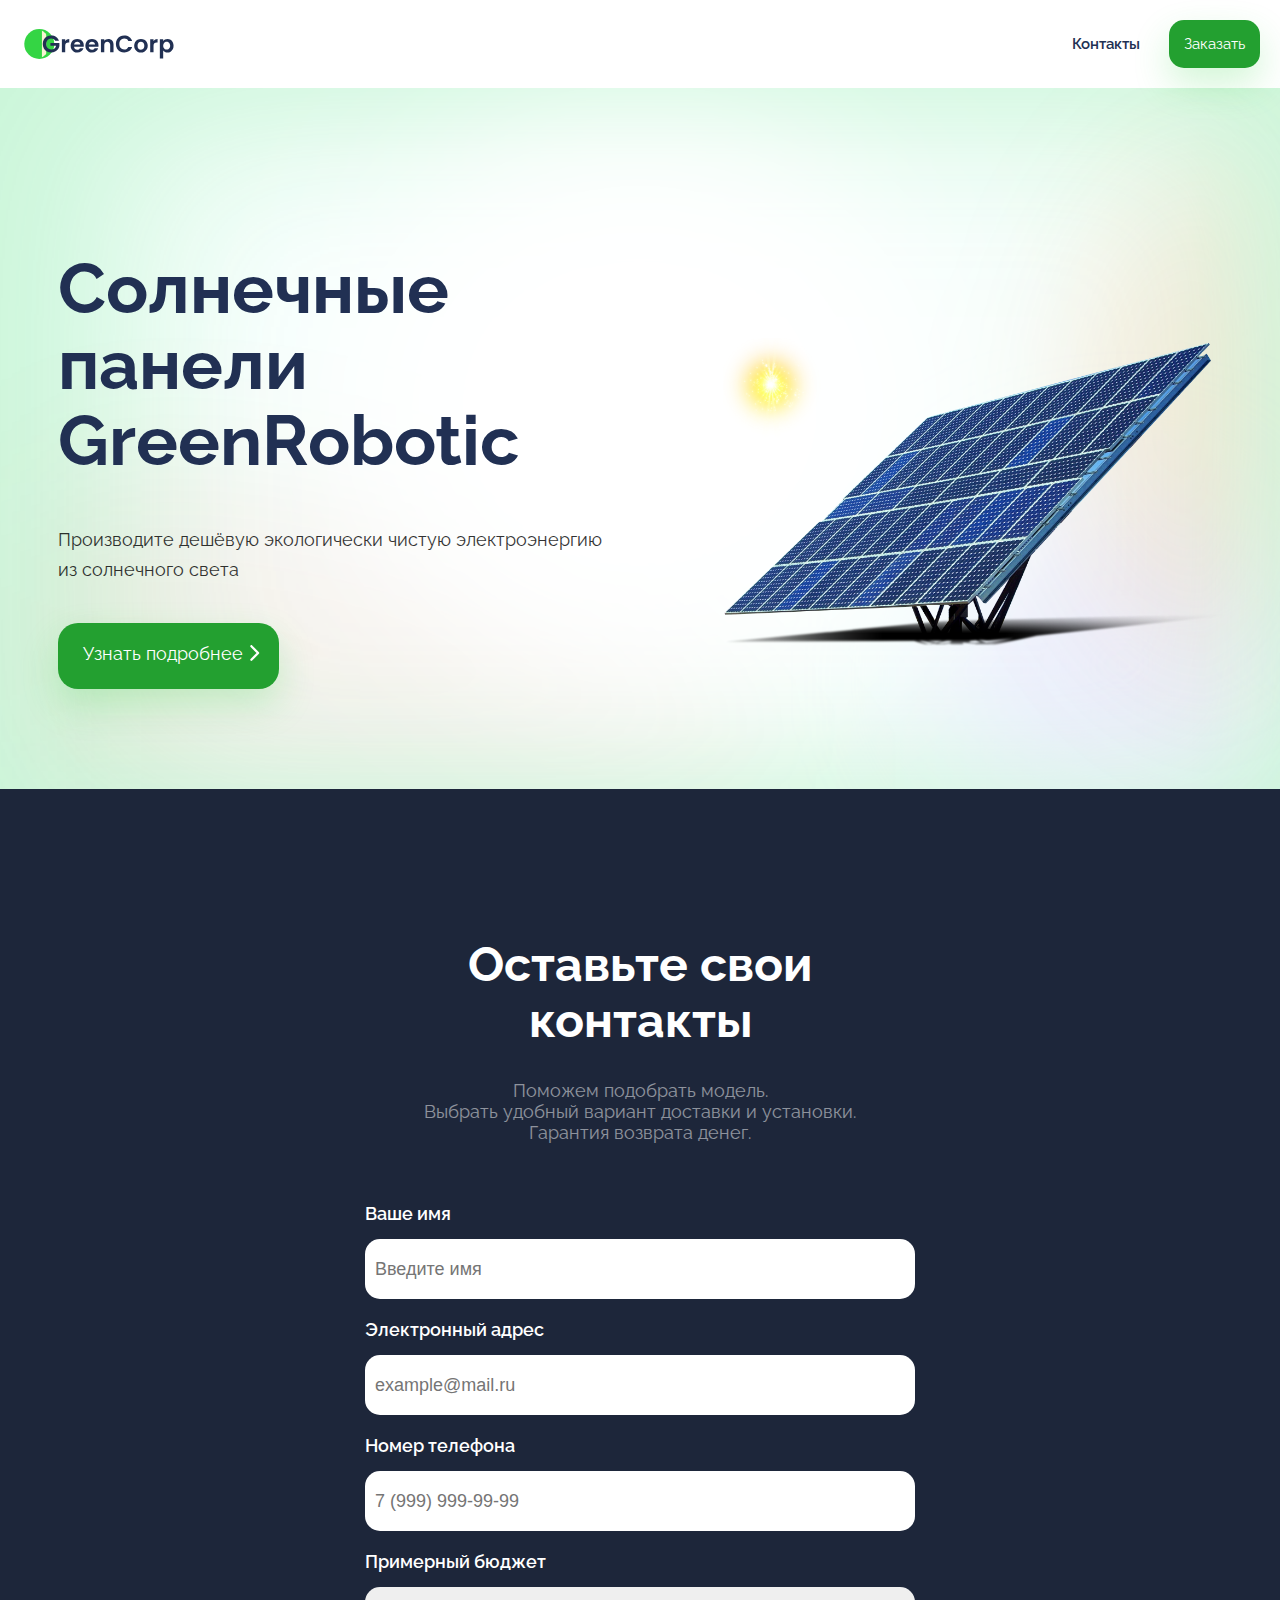
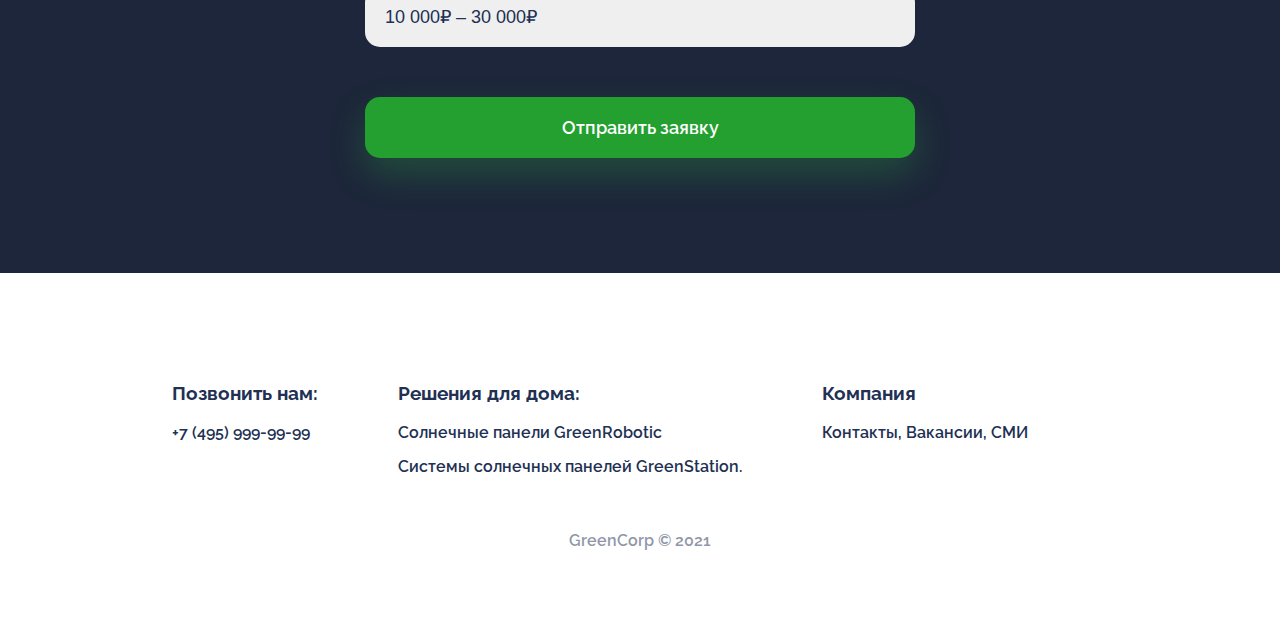
<file: index.html>
<!DOCTYPE html>
<html lang="ru">
<head>
    <link href="https://fonts.googleapis.com/css2?family=Raleway:wght@100;300;400;500;600;700;800&display=swap" rel="stylesheet">
    <title>Солнечные батареи GreenCorp</title>
    <link rel="stylesheet" href="https://cdnjs.cloudflare.com/ajax/libs/animate.css/4.1.1/animate.min.css"/>
    <link rel="stylesheet" href="fa/css/all.min.css">
    <link rel="stylesheet" href="public/styles/main.css">
    <meta charset="UTF-8">
    <meta name="viewport" content="width=device-width, initial-scale=1.0">
    <title>Title</title>
</head>
<body>
<header>
    <img class="header__logo" src="public/img/logo.svg" alt=logo">
    <div class="header__controls">
        <a href="#contacts">Контакты</a>
        <button>Заказать</button>
    </div>
</header>

<section class="about">
    <div class="about__info animate__animated animate__fadeInLeftBig animate__slow">
        <h1>Солнечные панели GreenRobotic</h1>
        <p>Производите дешёвую экологически чистую электроэнергию из солнечного света</p>
        <button> Узнать подробнее <i class="fa-solid fa-chevron-right"></i> </button>
    </div>
    <div class="about__images animate__animated animate__fadeInRightBig animate__slow" >
        <img class="about__sun-image" src="public/img/sun.png" alt="sun.png">
        <img class="about__image" src="public/img/solar-panel.png" alt="solar-panel.png">
    </div>
</section>
<section class="form">
    <div class="form__container">
        <h1>Оставьте свои контакты</h1>
        <p>Поможем подобрать модель.
            <br>Выбрать удобный вариант доставки и установки.
            <br>Гарантия возврата денег.
        </p>
        <form>
            <div class="form__group">
                <label for="name">Ваше имя</label>
                <input type="text" placeholder="Введите имя" id="name">

            </div>
            <div class="form__group">
                <label for="mail">Электронный адрес</label>
                <input type="email" placeholder="example@mail.ru" id="mail">
            </div>
            <div class="form__group">
                <label for="phone">Номер телефона</label>
                <input type="text" placeholder="7 (999) 999-99-99" id="phone">
            </div>
            <div class="form__group">
                <label for="budget">Примерный бюджет</label>
                <select id="budget">
                    <option value="10-30">10 000₽ – 30 000₽</option>
                    <option value="30-60">30 000₽ – 60 000₽</option>
                    <option value="60-100">60 000₽ – 100 000₽</option>
                    <option value="100+">Более 100 000₽</option>
                </select>
            </div>
            <button class="form__submit" type="submit">Отправить заявку</button>
        </form>
    </div>
</section>
<script src="fa/all.min.js"></script>
</body>
<footer>
    <div class="footer__container">
        <div class="footer__group">
            <h3>Позвонить нам:</h3>
            <div class="footer__links">
                <a href="tel:74959999999">+7 (495) 999-99-99</a>
            </div>
        </div>
        <div class="footer__group">
            <h3>Решения для дома:</h3>
            <div class="footer__links">
                <a href="#">Солнечные панели GreenRobotic</a>
                <a href="#">Системы солнечных панелей GreenStation.</a>
            </div>
        </div>
        <div class="footer__group">
            <h3>Компания</h3>
            <div class="footer__links">
                <a href="#">Контакты, Вакансии, СМИ</a>
            </div>
        </div>
    </div>
    <div class="footer__copyright">GreenCorp © 2021</div>
</footer>
</html>
</file>
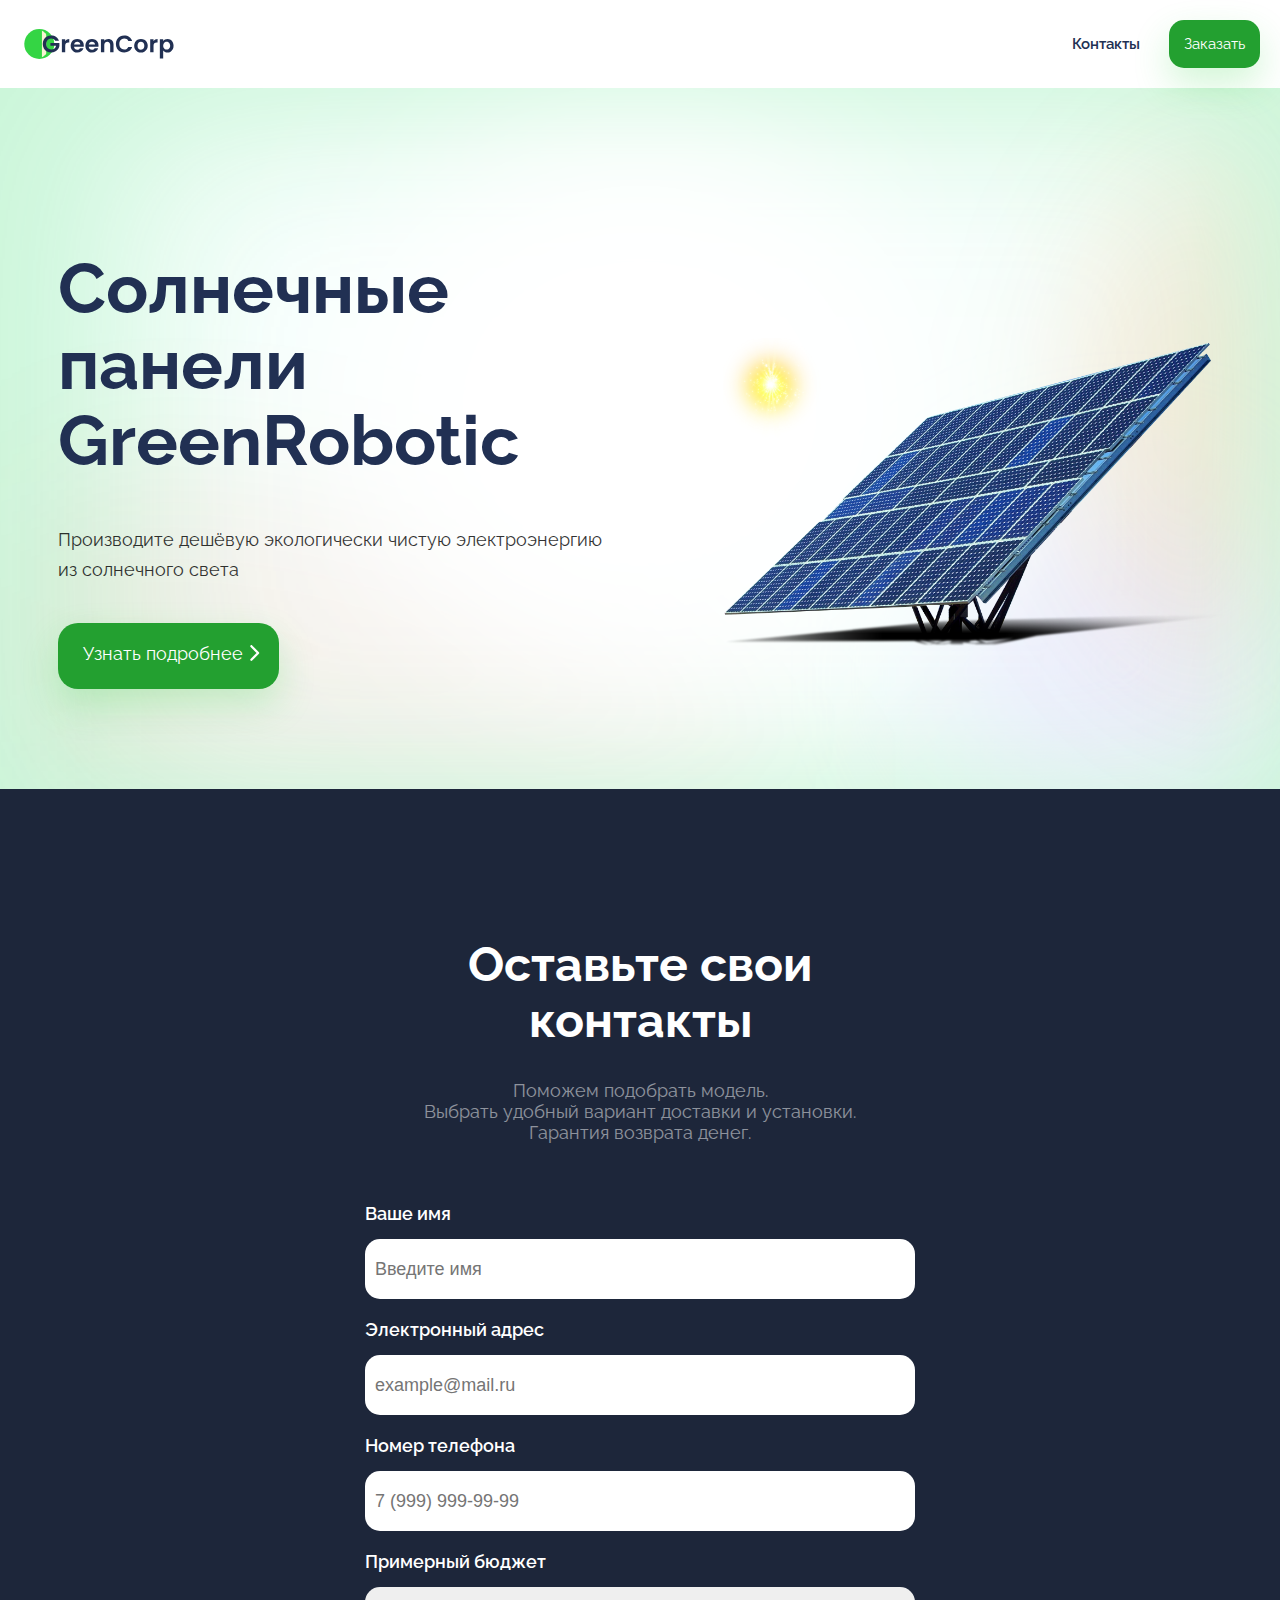
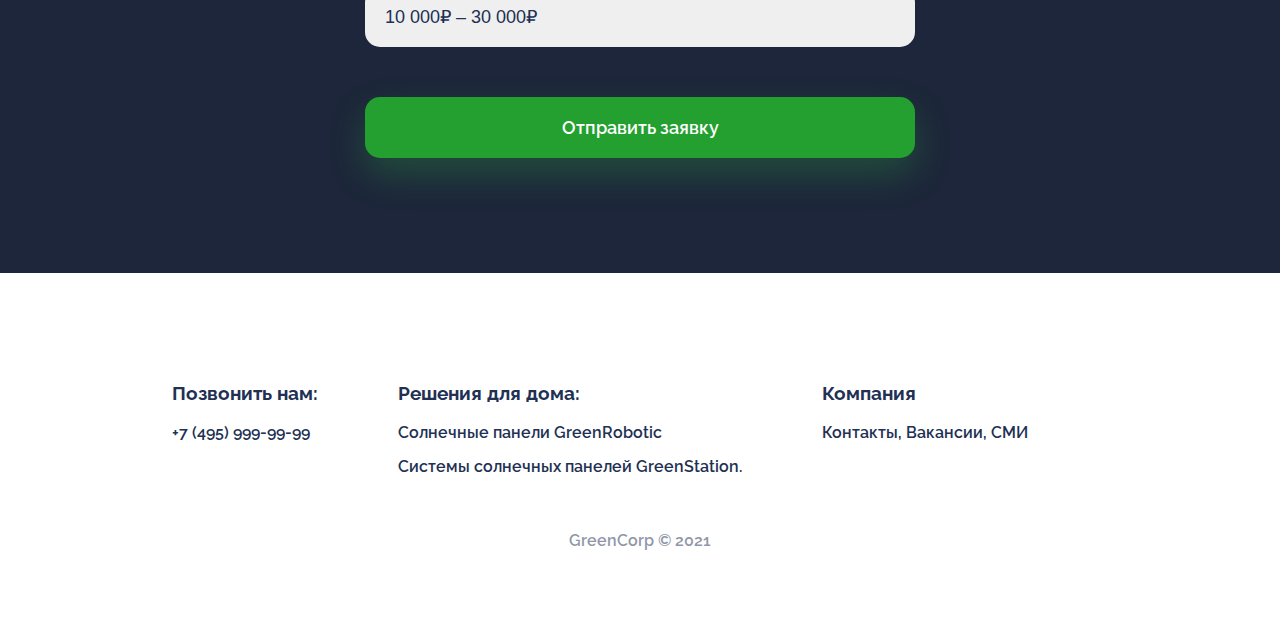
<file: public/index.html>
<!DOCTYPE html>
<html lang="ru">
<head>
    <link href="https://fonts.googleapis.com/css2?family=Raleway:wght@100;300;400;500;600;700;800&display=swap" rel="stylesheet">
    <title>Солнечные батареи GreenCorp</title>
    <link rel="stylesheet" href="https://cdnjs.cloudflare.com/ajax/libs/animate.css/4.1.1/animate.min.css"/>
    <link rel="stylesheet" href="../fa/css/all.min.css">
    <link rel="stylesheet" href="styles/main.css">
    <meta charset="UTF-8">
    <meta name="viewport" content="width=device-width, initial-scale=1.0">
    <title>Title</title>
</head>
<body>
<header>
    <img class="header__logo" src="img/logo.svg" alt=logo">
    <div class="header__controls">
        <a href="#contacts">Контакты</a>
        <button>Заказать</button>
    </div>
</header>

<section class="about">
    <div class="about__info animate__animated animate__fadeInLeftBig animate__slow">
        <h1>Солнечные панели GreenRobotic</h1>
        <p>Производите дешёвую экологически чистую электроэнергию из солнечного света</p>
        <button> Узнать подробнее <i class="fa-solid fa-chevron-right"></i> </button>
    </div>
    <div class="about__images animate__animated animate__fadeInRightBig animate__slow" >
        <img class="about__sun-image" src="img/sun.png" alt="sun.png">
        <img class="about__image" src="img/solar-panel.png" alt="solar-panel.png">
    </div>
</section>
<section class="form">
    <div class="form__container">
        <h1>Оставьте свои контакты</h1>
        <p>Поможем подобрать модель.
            <br>Выбрать удобный вариант доставки и установки.
            <br>Гарантия возврата денег.
        </p>
        <form>
            <div class="form__group">
                <label for="name">Ваше имя</label>
                <input type="text" placeholder="Введите имя" id="name">

            </div>
            <div class="form__group">
                <label for="mail">Электронный адрес</label>
                <input type="email" placeholder="example@mail.ru" id="mail">
            </div>
            <div class="form__group">
                <label for="phone">Номер телефона</label>
                <input type="text" placeholder="7 (999) 999-99-99" id="phone">
            </div>
            <div class="form__group">
                <label for="budget">Примерный бюджет</label>
                <select id="budget">
                    <option value="10-30">10 000₽ – 30 000₽</option>
                    <option value="30-60">30 000₽ – 60 000₽</option>
                    <option value="60-100">60 000₽ – 100 000₽</option>
                    <option value="100+">Более 100 000₽</option>
                </select>
            </div>
            <button class="form__submit" type="submit">Отправить заявку</button>
        </form>
    </div>
</section>
<script src="../fa/all.min.js"></script>
</body>
<footer>
    <div class="footer__container">
        <div class="footer__group">
            <h3>Позвонить нам:</h3>
            <div class="footer__links">
                <a href="tel:74959999999">+7 (495) 999-99-99</a>
            </div>
        </div>
        <div class="footer__group">
            <h3>Решения для дома:</h3>
            <div class="footer__links">
                <a href="#">Солнечные панели GreenRobotic</a>
                <a href="#">Системы солнечных панелей GreenStation.</a>
            </div>
        </div>
        <div class="footer__group">
            <h3>Компания</h3>
            <div class="footer__links">
                <a href="#">Контакты, Вакансии, СМИ</a>
            </div>
        </div>
    </div>
    <div class="footer__copyright">GreenCorp © 2021</div>
</footer>
</html>
</file>
<file: public/styles/main.css>
header {
    display: flex;
    justify-content: space-between;
    align-items: center;
    padding: 20px;
    position: sticky;
    background-color: white;
    top: 0;
    z-index: 1;
}
body {
    font-family: 'Raleway', sans-serif;
    color: #213053;
    margin: 0;
}
.header__logo {
    height: 30px;
}
a {
    text-decoration: none;
    color: #213053;
}

.about__image {
    width: 500px;
}

.about__sun-image {
    width: 100px;
    height: 100px;
    animation: rotate 30s infinite;
    position: absolute;
}

@keyframes rotate {
    0% {
        transform: rotate(-180deg)
    }
    100% {
        transform: rotate(180deg)
    }
}
.about {
    display: flex;
    justify-content: space-around;
    align-items: center;
    padding-top: 115px;
    background-image: url('../img/back.png');
    background-repeat: no-repeat;
    background-position: center;
    background-size: cover;
}
.about h1 {
    font-size: 70px;
    line-height: 76px;

}
.about p {
    font-size: 18px;
    line-height: 30px;
    opacity: 80%;


}
.about button {
    font-size: 18px;
    border-radius: 20px;
    padding: 20px 20px 25px 25px;
    margin-top: 20px;
    margin-bottom: 100px;


}

header a {
    font-size: 15px;
    font-weight: 600;
    margin-right: 25px;

}

button {
    font-family: 'Raleway', sans-serif;
    font-size: 15px;
    color: #fff;
    background-color: #23a030;
    border: none;
    border-radius: 15px;
    cursor: pointer;
    box-shadow: 0 16px 36px rgb(52 213 68 / 22%);
    padding: 15px;

}

.about__info{
    max-width: 550px;
}

.form__container {
    width: 550px;

}

.form {
    display: flex;
    justify-content: center;
    background-color: #1D263A;
    color: #fff;
    padding-top: 115px;
    padding-bottom: 115px;
    text-align: center;

}

.form label{
    font-size: 18px;
    font-weight: 600;
    padding-bottom: 15px;

}

.form input {
    font-size: 18px;
    color: #213053;
    height: 40px;
    padding: 10px 10px 10px 10px;
    border-radius: 15px;
    border: none;

}

.form__submit{
    font-size: 18px;
    font-weight: 600;
    padding: 20px 20px 20px 20px;
    margin-top: 30px;
}

.form select {
    font-size: 18px;
    color: #213053;
    height: 60px;
    padding: 20px 20px 20px 20px;
    border-radius: 15px;
    border: none;
}

.form form {
    margin-top: 60px;
    display: grid;
    grid-gap: 20px;
}

.form h1 {
    font-size: 48px;
}

.form p {
    font-size: 18px;
    opacity: 0.5;
    color: white;
}

.form__group{
    display: flex;
    flex-direction: column;
    text-align: left;
}

select{
    appearance: none;
}

input{
    outline: none;
}

button:hover {
    background-color: #f6980c;
    box-shadow: 0 16px 36px rgba(246 152 12 / 20%);
    color: black;
    transition: background-color ease-in 0.3s;
}

footer{
    padding: 90px 20px 90px 20px;
    font-size: 16px;
    font-weight: 600;
}

.footer__container{
    display: flex;
    justify-content: center;
}

.footer__copyright {
    padding-top: 40px;
    text-align: center;
    opacity: 0.5;
}

.footer__group{
    padding-right: 80px;
}
.footer h3 {
    font-size: 16px;
    opacity: 0.7;
    padding-bottom: 30px;
}

.footer__links {
    display: flex;
    flex-direction: column;
}

.footer__links a {
    padding-bottom: 15px;
}
p{
    color: black;
}

@media (max-width: 720px) {
    body {
        background-color: white;
    }
    .form {
        padding: 20px 20px;
        text-align: center;
    }
    footer {
        padding: 20px 20px 20px 20px;
        font-size: 16px;
        font-weight: 600;
    }
    .about__image {
        width: 280px;
    }
    .about__sun-image {
        width: 75px;
        height: 75px;
    }
    .section {
        padding-top: 50px;
        padding-bottom: 50px;
    }
    .about h1 {
        font-size: 36px;
        line-height: 40px;
    }
    .form h1 {
        font-size: 36px;
    }
    .header__logo {
        height: 20px;
    }
}
@media (max-width: 480px) {
    body {
        background-color: white;
    }
    .form {
        padding: 10px 10px;
        text-align: center;
    }
    footer {
        padding: 10px 10px 10px 10px;
        font-size: 16px;
        font-weight: 600;
    }
    .about__image {
        width: 280px;
    }
    .about__sun-image {
        width: 75px;
        height: 75px;
    }
    .section {
        padding-top: 50px;
        padding-bottom: 50px;
    }
    .about h1 {
        font-size: 36px;
        line-height: 40px;
    }
    .form h1 {
        font-size: 36px;
    }
    .header__logo {
        height: 20px;
    }
}
</file>
